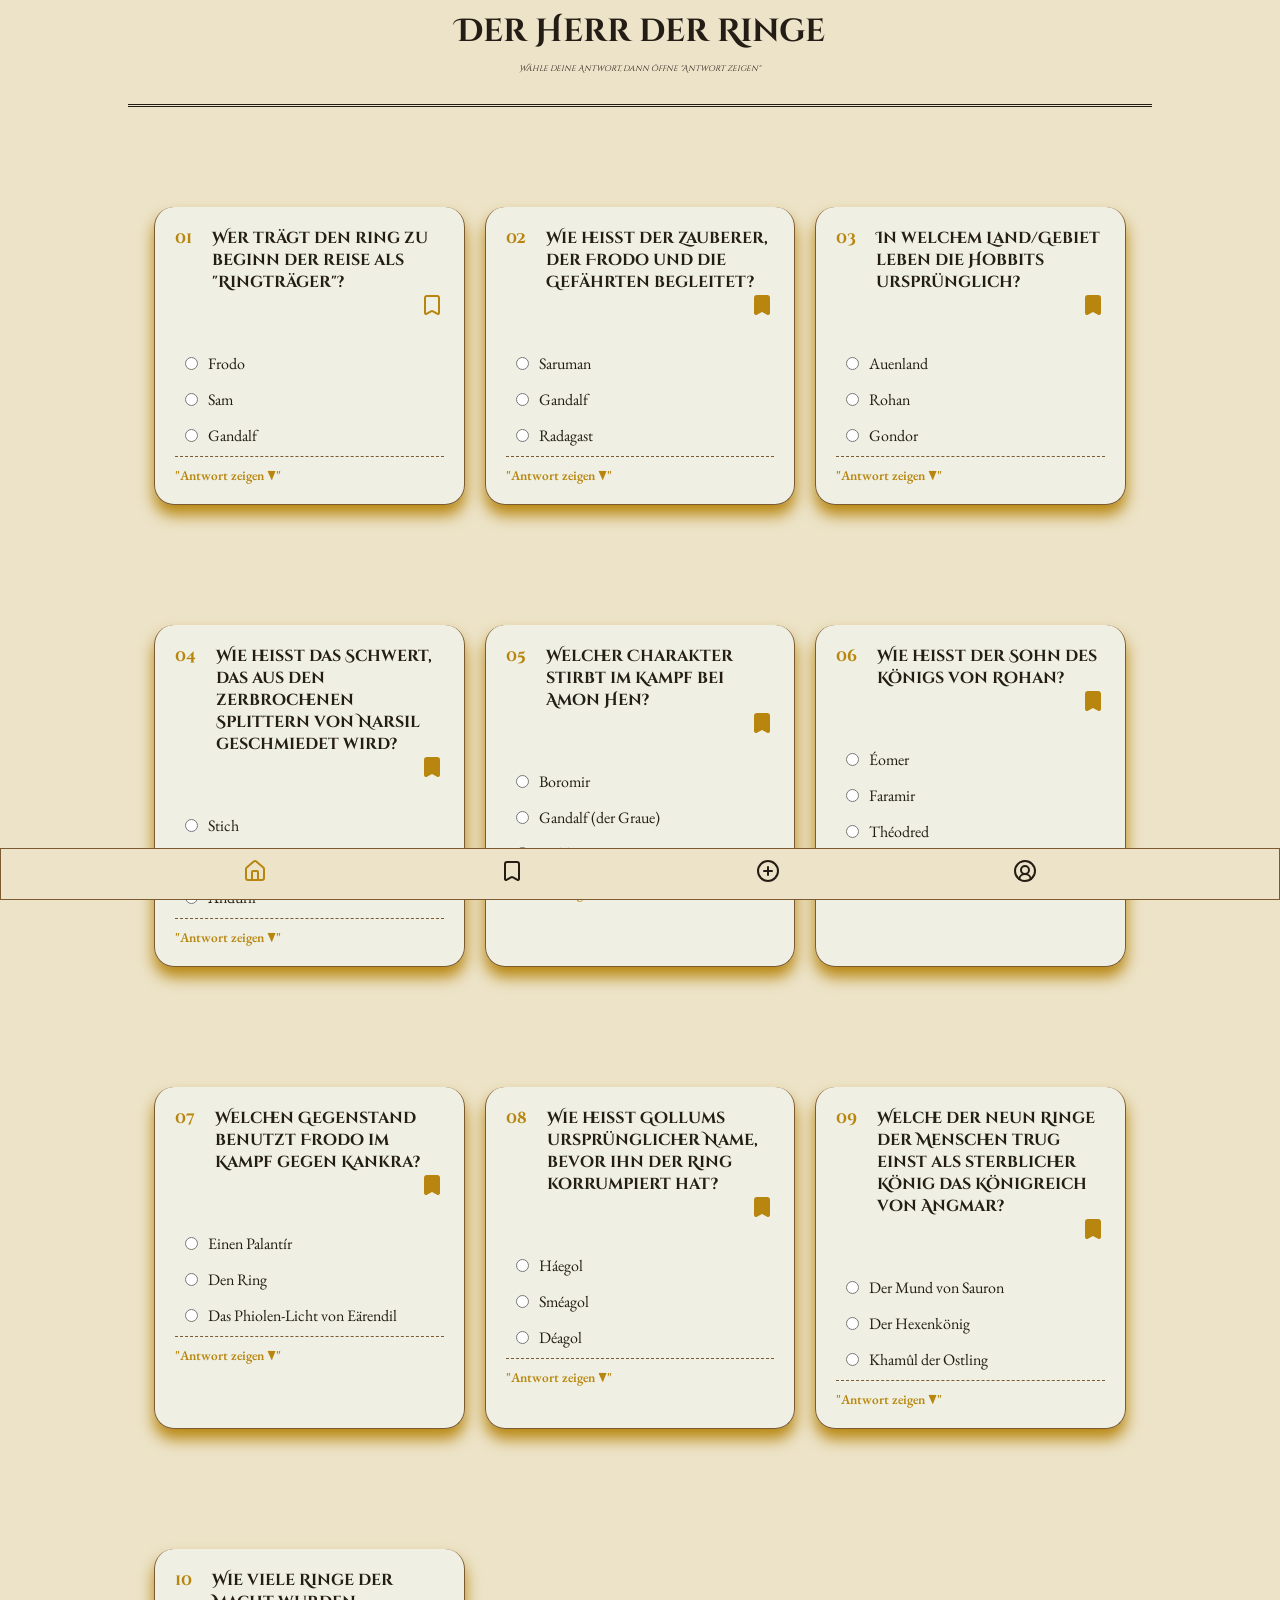
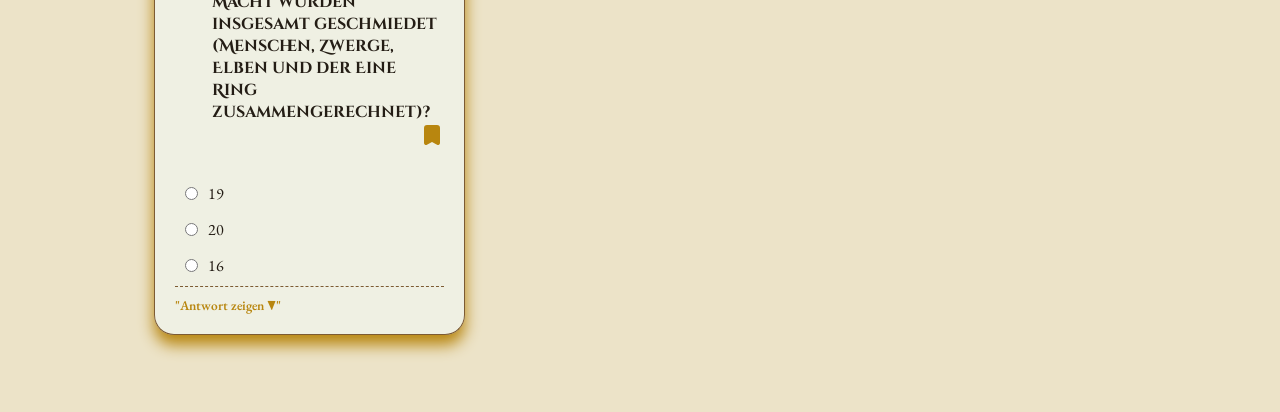
<file: index.html>
<!doctype html>
<html lang="de">
  <head>
    <meta charset="UTF-8" />
    <meta name="viewport" content="width=device-width, initial-scale=1.0" />
    <title>Herr der Ringe | Quiz</title>
    <link rel="stylesheet" href="./global.css" />
    <script src="./components/index.js" defer></script>
    <!-- Google Font -->
    <link
      href="https://fonts.googleapis.com/css2?family=Cinzel+Decorative:wght@700;900&display=swap"
      rel="stylesheet"
    />
    <link
      href="https://fonts.googleapis.com/css2?family=EB+Garamond:ital,wght@0,400;0,500;0,700;1,400&display=swap"
      rel="stylesheet"
    />
  </head>
  <body>
    <main>
      <header class="header">
        <h1 class="headline">Der Herr der Ringe</h1>
        <p class="subheader">
          Wähle deine Antwort, dann öffne "Antwort zeigen"
        </p>
      </header>

      <article class="quiz-cards">
        <section class="single-card">
          <section class="card-headline">
            <p class="question-no">01</p>
            <p class="question">
              Wer trägt den ring zu beginn der reise als "Ringträger"?
            </p>
          </section>
          <a href="#" class="book-button" data-js="bookmark-button"
            ><svg
              data-js="bookmark-img"
              xmlns="http://www.w3.org/2000/svg"
              width="24"
              height="24"
              viewBox="0 0 24 24"
              fill="none"
              stroke="currentColor"
              stroke-width="2"
              stroke-linecap="round"
              stroke-linejoin="round"
            >
              <path
                d="M17 3a2 2 0 0 1 2 2v15a1 1 0 0 1-1.496.868l-4.512-2.578a2 2 0 0 0-1.984 0l-4.512 2.578A1 1 0 0 1 5 20V5a2 2 0 0 1 2-2z"
              />
            </svg>
          </a>
          <ul class="answers">
            <li class="all-choices">
              <input name="choice1" class="radio-button" type="radio" /><span
                class="answer-choices"
                >Frodo</span
              >
            </li>
            <li class="all-choices">
              <input name="choice1" class="radio-button" type="radio" /><span
                class="answer-choices"
                >Sam</span
              >
            </li>
            <li class="all-choices">
              <input name="choice1" class="radio-button" type="radio" /><span
                class="answer-choices"
                >Gandalf</span
              >
            </li>
          </ul>

          <button
            aria-label="antwort zeigen"
            class="answer-button"
            data-js="answer-button1"
          >
            <p data-js="show-answer">"Antwort zeigen ▼"</p>
          </button>
          <p class="hidden" data-js="hidden">
            Frodo Beutlin übernimmt den Ring von Bilbo und macht sich auf den
            Weg nach Mordor.
          </p>
        </section>

        <!-- New Card Starts here!!!!-->

        <section class="single-card">
          <section class="card-headline">
            <p class="question-no">02</p>
            <p class="question">
              Wie heißt der Zauberer, der Frodo und die Gefährten begleitet?
            </p>
          </section>
          <a href="bookmark.html" class="book-button"
            ><svg
              class="bookmark-icon"
              xmlns="http://www.w3.org/2000/svg"
              width="24"
              height="24"
              viewBox="0 0 24 24"
              fill="none"
              stroke="currentColor"
              stroke-width="2"
              stroke-linecap="round"
              stroke-linejoin="round"
            >
              <path
                d="M17 3a2 2 0 0 1 2 2v15a1 1 0 0 1-1.496.868l-4.512-2.578a2 2 0 0 0-1.984 0l-4.512 2.578A1 1 0 0 1 5 20V5a2 2 0 0 1 2-2z"
              />
            </svg>
          </a>
          <ul class="answers">
            <li class="all-choices">
              <input name="choice2" class="radio-button" type="radio" />
              <span class="answer-choices">Saruman</span>
            </li>
            <li class="all-choices">
              <input name="choice2" class="radio-button" type="radio" />
              <span class="answer-choices">Gandalf</span>
            </li>
            <li class="all-choices">
              <input name="choice2" class="radio-button" type="radio" />
              <span class="answer-choices">Radagast</span>
            </li>
          </ul>

          <button
            aria-label="antwort zeigen"
            class="answer-button"
            id="showAnswer2"
          >
            "Antwort zeigen ▼"
          </button>
          <p id="answer-2" class="hidden">
            Gandalf der Graue (später Gandalf der Weiße) begleitet die Gefährten
            von Anfang an und opfert sich in den Minen von Moria, um sie vor dem
            Balrog zu retten.
          </p>
        </section>

        <!-- New Card Starts here!!!!-->

        <section class="single-card">
          <section class="card-headline">
            <p class="question-no">03</p>
            <p class="question">
              In welchem Land/Gebiet leben die Hobbits ursprünglich?
            </p>
          </section>
          <a href="bookmark.html" class="book-button"
            ><svg
              class="bookmark-icon"
              xmlns="http://www.w3.org/2000/svg"
              width="24"
              height="24"
              viewBox="0 0 24 24"
              fill="none"
              stroke="currentColor"
              stroke-width="2"
              stroke-linecap="round"
              stroke-linejoin="round"
            >
              <path
                d="M17 3a2 2 0 0 1 2 2v15a1 1 0 0 1-1.496.868l-4.512-2.578a2 2 0 0 0-1.984 0l-4.512 2.578A1 1 0 0 1 5 20V5a2 2 0 0 1 2-2z"
              />
            </svg>
          </a>
          <ul class="answers">
            <li class="all-choices">
              <input name="choice3" class="radio-button" type="radio" />
              <span class="answer-choices">Auenland</span>
            </li>
            <li class="all-choices">
              <input name="choice3" class="radio-button" type="radio" />
              <span class="answer-choices">Rohan</span>
            </li>
            <li class="all-choices">
              <input name="choice3" class="radio-button" type="radio" />
              <span class="answer-choices">Gondor</span>
            </li>
          </ul>

          <button
            aria-label="antwort zeigen"
            class="answer-button"
            id="showAnswer3"
          >
            "Antwort zeigen ▼"
          </button>
          <p id="answer-3" class="hidden">
            Das Auenland ist die friedliche Heimat der Hobbits.
          </p>
        </section>

        <!-- New Card Starts here!!!!-->

        <section class="single-card">
          <section class="card-headline">
            <p class="question-no">04</p>
            <p class="question">
              Wie heißt das Schwert, das aus den zerbrochenen Splittern von
              Narsil geschmiedet wird?
            </p>
          </section>
          <a href="bookmark.html" class="book-button"
            ><svg
              class="bookmark-icon"
              xmlns="http://www.w3.org/2000/svg"
              width="24"
              height="24"
              viewBox="0 0 24 24"
              fill="none"
              stroke="currentColor"
              stroke-width="2"
              stroke-linecap="round"
              stroke-linejoin="round"
            >
              <path
                d="M17 3a2 2 0 0 1 2 2v15a1 1 0 0 1-1.496.868l-4.512-2.578a2 2 0 0 0-1.984 0l-4.512 2.578A1 1 0 0 1 5 20V5a2 2 0 0 1 2-2z"
              />
            </svg>
          </a>
          <ul class="answers">
            <li class="all-choices">
              <input name="choice4" class="radio-button" type="radio" />
              <span class="answer-choices">Stich</span>
            </li>
            <li class="all-choices">
              <input name="choic4e" class="radio-button" type="radio" />
              <span class="answer-choices">Glamdring</span>
            </li>
            <li class="all-choices">
              <input name="choice4" class="radio-button" type="radio" />
              <span class="answer-choices">Andúril</span>
            </li>
          </ul>

          <button
            aria-label="antwort zeigen"
            class="answer-button"
            id="showAnswer4"
          >
            "Antwort zeigen ▼"
          </button>
          <p id="answer-4" class="hidden">
            Andúril ("Flamme des Westens") wird aus den Bruchstücken von Narsil,
            dem Schwert Isildurs, neu geschmiedet.
          </p>
        </section>

        <!-- New Card Starts here!!!!-->

        <section class="single-card">
          <section class="card-headline">
            <p class="question-no">05</p>
            <p class="question">
              Welcher Charakter stirbt im Kampf bei Amon Hen?
            </p>
          </section>
          <a href="bookmark.html" class="book-button"
            ><svg
              class="bookmark-icon"
              xmlns="http://www.w3.org/2000/svg"
              width="24"
              height="24"
              viewBox="0 0 24 24"
              fill="none"
              stroke="currentColor"
              stroke-width="2"
              stroke-linecap="round"
              stroke-linejoin="round"
            >
              <path
                d="M17 3a2 2 0 0 1 2 2v15a1 1 0 0 1-1.496.868l-4.512-2.578a2 2 0 0 0-1.984 0l-4.512 2.578A1 1 0 0 1 5 20V5a2 2 0 0 1 2-2z"
              />
            </svg>
          </a>
          <ul class="answers">
            <li class="all-choices">
              <input name="choice5" class="radio-button" type="radio" />
              <span class="answer-choices">Boromir</span>
            </li>
            <li class="all-choices">
              <input name="choice5" class="radio-button" type="radio" />
              <span class="answer-choices">Gandalf (der Graue)</span>
            </li>
            <li class="all-choices">
              <input name="choice5" class="radio-button" type="radio" />
              <span class="answer-choices">Haldir</span>
            </li>
          </ul>

          <button
            aria-label="antwort zeigen"
            class="answer-button"
            id="showAnswer5"
          >
            "Antwort zeigen ▼"
          </button>
          <p id="answer-5" class="hidden">
            Boromir, ältester Sohn des Truchsess Denethor II. von Gondor, stirbt
            am Ende von "Die Gefährten" bei Amon Hen nach seinem Versuch, Frodo
            den Ring zu entreißen, verteidigt er reuevoll Merry und Pippin gegen
            Uruk-hai, bevor er tödlich verwundet wird.
          </p>
        </section>

        <!-- New Card Starts here!!!!-->

        <section class="single-card">
          <section class="card-headline">
            <p class="question-no">06</p>
            <p class="question">Wie heißt der Sohn des Königs von Rohan?</p>
          </section>
          <a href="bookmark.html" class="book-button"
            ><svg
              class="bookmark-icon"
              xmlns="http://www.w3.org/2000/svg"
              width="24"
              height="24"
              viewBox="0 0 24 24"
              fill="none"
              stroke="currentColor"
              stroke-width="2"
              stroke-linecap="round"
              stroke-linejoin="round"
            >
              <path
                d="M17 3a2 2 0 0 1 2 2v15a1 1 0 0 1-1.496.868l-4.512-2.578a2 2 0 0 0-1.984 0l-4.512 2.578A1 1 0 0 1 5 20V5a2 2 0 0 1 2-2z"
              />
            </svg>
          </a>
          <ul class="answers">
            <li class="all-choices">
              <input name="choice6" class="radio-button" type="radio" />
              <span class="answer-choices">Éomer</span>
            </li>
            <li class="all-choices">
              <input name="choice6" class="radio-button" type="radio" />
              <span class="answer-choices">Faramir</span>
            </li>
            <li class="all-choices">
              <input name="choice6" class="radio-button" type="radio" />
              <span class="answer-choices">Théodred</span>
            </li>
          </ul>

          <button
            aria-label="antwort zeigen"
            class="answer-button"
            id="showAnswer6"
          >
            "Antwort zeigen ▼"
          </button>
          <p id="answer-6" class="hidden">
            Théodred ist der Sohn König Théodens von Rohan und dessen
            designierter Thronfolger; er wird zu Beginn der Handlung bei einem
            Angriff der Uruk-hai bei den Furten des Isen tödlich verwundet und
            stirbt kurz darauf.
          </p>
        </section>

        <!-- New Card Starts here!!!!-->

        <section class="single-card">
          <section class="card-headline">
            <p class="question-no">07</p>
            <p class="question">
              Welchen Gegenstand benutzt Frodo im Kampf gegen Kankra?
            </p>
          </section>
          <a href="bookmark.html" class="book-button"
            ><svg
              class="bookmark-icon"
              xmlns="http://www.w3.org/2000/svg"
              width="24"
              height="24"
              viewBox="0 0 24 24"
              fill="none"
              stroke="currentColor"
              stroke-width="2"
              stroke-linecap="round"
              stroke-linejoin="round"
            >
              <path
                d="M17 3a2 2 0 0 1 2 2v15a1 1 0 0 1-1.496.868l-4.512-2.578a2 2 0 0 0-1.984 0l-4.512 2.578A1 1 0 0 1 5 20V5a2 2 0 0 1 2-2z"
              />
            </svg>
          </a>
          <ul class="answers">
            <li class="all-choices">
              <input name="choice7" class="radio-button" type="radio" />
              <span class="answer-choices">Einen Palantír</span>
            </li>
            <li class="all-choices">
              <input name="choice7" class="radio-button" type="radio" />
              <span class="answer-choices">Den Ring</span>
            </li>
            <li class="all-choices">
              <input name="choice7" class="radio-button" type="radio" />
              <span class="answer-choices">Das Phiolen-Licht von Eärendil</span>
            </li>
          </ul>

          <button
            aria-label="antwort zeigen"
            class="answer-button"
            id="showAnswer7"
          >
            "Antwort zeigen ▼"
          </button>
          <p id="answer-7" class="hidden">
            Galadriel schenkt Frodo eine Phiole mit dem Licht des Sterns von
            Eärendil — es rettet ihn in Kankras Höhle..
          </p>
        </section>

        <!-- New Card Starts here!!!!-->

        <section class="single-card">
          <section class="card-headline">
            <p class="question-no">08</p>
            <p class="question">
              Wie heißt Gollums ursprünglicher Name, bevor ihn der Ring
              korrumpiert hat?
            </p>
          </section>
          <a href="bookmark.html" class="book-button"
            ><svg
              class="bookmark-icon"
              xmlns="http://www.w3.org/2000/svg"
              width="24"
              height="24"
              viewBox="0 0 24 24"
              fill="none"
              stroke="currentColor"
              stroke-width="2"
              stroke-linecap="round"
              stroke-linejoin="round"
            >
              <path
                d="M17 3a2 2 0 0 1 2 2v15a1 1 0 0 1-1.496.868l-4.512-2.578a2 2 0 0 0-1.984 0l-4.512 2.578A1 1 0 0 1 5 20V5a2 2 0 0 1 2-2z"
              />
            </svg>
          </a>
          <ul class="answers">
            <li class="all-choices">
              <input name="choice8" class="radio-button" type="radio" />
              <span class="answer-choices">Háegol</span>
            </li>
            <li class="all-choices">
              <input name="choice8" class="radio-button" type="radio" />
              <span class="answer-choices">Sméagol</span>
            </li>
            <li class="all-choices">
              <input name="choice8" class="radio-button" type="radio" />
              <span class="answer-choices">Déagol</span>
            </li>
          </ul>

          <button
            aria-label="antwort zeigen"
            class="answer-button"
            id="showAnswer8"
          >
            "Antwort zeigen ▼"
          </button>
          <p id="answer-8" class="hidden">
            Sméagol war ein Hobbit-ähnliches Wesen (Stoor), bevor ihn der Ring
            über Jahrhunderte zu Gollum verformte. Déagol war der Freund, den er
            für den Ring ermordete..
          </p>
        </section>

        <!-- New Card Starts here!!!!-->

        <section class="single-card">
          <section class="card-headline">
            <p class="question-no">09</p>
            <p class="question">
              Welche der neun Ringe der Menschen trug einst als sterblicher
              König das Königreich von Angmar?
            </p>
          </section>
          <a href="bookmark.html" class="book-button"
            ><svg
              class="bookmark-icon"
              xmlns="http://www.w3.org/2000/svg"
              width="24"
              height="24"
              viewBox="0 0 24 24"
              fill="none"
              stroke="currentColor"
              stroke-width="2"
              stroke-linecap="round"
              stroke-linejoin="round"
            >
              <path
                d="M17 3a2 2 0 0 1 2 2v15a1 1 0 0 1-1.496.868l-4.512-2.578a2 2 0 0 0-1.984 0l-4.512 2.578A1 1 0 0 1 5 20V5a2 2 0 0 1 2-2z"
              />
            </svg>
          </a>
          <ul class="answers">
            <li class="all-choices">
              <input name="choice9" class="radio-button" type="radio" />
              <span class="answer-choices">Der Mund von Sauron</span>
            </li>
            <li class="all-choices">
              <input name="choice9" class="radio-button" type="radio" />
              <span class="answer-choices">Der Hexenkönig</span>
            </li>
            <li class="all-choices">
              <input name="choice9" class="radio-button" type="radio" />
              <span class="answer-choices">Khamûl der Ostling</span>
            </li>
          </ul>

          <button
            aria-label="antwort zeigen"
            class="answer-button"
            id="showAnswer9"
          >
            "Antwort zeigen ▼"
          </button>
          <p id="answer-9" class="hidden">
            Der Hexenkönig von Angmar ist der Anführer der Nazgûl und einer von
            zwei, dessen früherer Name/Titel überliefert ist — er wird später
            von Éowyn und Merry auf den Pelennor-Feldern besiegt.
          </p>
        </section>

        <!-- New Card Starts here!!!!-->

        <section class="single-card">
          <section class="card-headline">
            <p class="question-no">10</p>
            <p class="question">
              Wie viele Ringe der Macht wurden insgesamt geschmiedet (Menschen,
              Zwerge, Elben und der Eine Ring zusammengerechnet)?
            </p>
          </section>
          <a href="bookmark.html" class="book-button"
            ><svg
              class="bookmark-icon"
              xmlns="http://www.w3.org/2000/svg"
              width="24"
              height="24"
              viewBox="0 0 24 24"
              fill="none"
              stroke="currentColor"
              stroke-width="2"
              stroke-linecap="round"
              stroke-linejoin="round"
            >
              <path
                d="M17 3a2 2 0 0 1 2 2v15a1 1 0 0 1-1.496.868l-4.512-2.578a2 2 0 0 0-1.984 0l-4.512 2.578A1 1 0 0 1 5 20V5a2 2 0 0 1 2-2z"
              />
            </svg>
          </a>
          <ul class="answers">
            <li class="all-choices">
              <input name="choice10" class="radio-button" type="radio" />
              <span class="answer-choices">19</span>
            </li>
            <li class="all-choices">
              <input name="choice10" class="radio-button" type="radio" />
              <span class="answer-choices">20</span>
            </li>
            <li class="all-choices">
              <input name="choice10" class="radio-button" type="radio" />
              <span class="answer-choices">16</span>
            </li>
          </ul>

          <button
            aria-label="antwort zeigen"
            class="answer-button"
            id="showAnswer10"
          >
            "Antwort zeigen ▼"
          </button>
          <p id="answer-10" class="hidden">
            3 Ringe für die Elbenkönige, 7 für die Zwergenherrscher, 9 für die
            Menschen, plus der Eine Ring von Sauron = insgesamt 20 Ringe.
          </p>
        </section>
      </article>
    </main>
    <footer class="navbar">
      <a href="index.html" class="active"
        ><svg
          class="nav-buttons"
          xmlns="http://www.w3.org/2000/svg"
          width="24"
          height="24"
          viewBox="0 0 24 24"
          fill="none"
          stroke="currentColor"
          stroke-width="2"
          stroke-linecap="round"
          stroke-linejoin="round"
        >
          <path d="M15 21v-8a1 1 0 0 0-1-1h-4a1 1 0 0 0-1 1v8" />
          <path
            d="M3 10a2 2 0 0 1 .709-1.528l7-6a2 2 0 0 1 2.582 0l7 6A2 2 0 0 1 21 10v9a2 2 0 0 1-2 2H5a2 2 0 0 1-2-2z"
          />
        </svg>
      </a>
      <a href="bookmark.html"
        ><svg
          class="nav-buttons"
          xmlns="http://www.w3.org/2000/svg"
          width="24"
          height="24"
          viewBox="0 0 24 24"
          fill="none"
          stroke="currentColor"
          stroke-width="2"
          stroke-linecap="round"
          stroke-linejoin="round"
        >
          <path
            d="M17 3a2 2 0 0 1 2 2v15a1 1 0 0 1-1.496.868l-4.512-2.578a2 2 0 0 0-1.984 0l-4.512 2.578A1 1 0 0 1 5 20V5a2 2 0 0 1 2-2z"
          />
        </svg>
      </a><a href="./addQuestion.html">
      <svg class="nav-buttons"
        xmlns="http://www.w3.org/2000/svg"
        width="24"
        height="24"
        viewBox="0 0 24 24"
        fill="none"
        stroke="currentColor"
        stroke-width="2"
        stroke-linecap="round"
        stroke-linejoin="round"
      >
        <circle cx="12" cy="12" r="10" />
        <path d="M8 12h8" />
        <path d="M12 8v8" />
      </svg>
      </a>

      <a href="profile.html"
        ><svg
          class="nav-buttons"
          xmlns="http://www.w3.org/2000/svg"
          width="24"
          height="24"
          viewBox="0 0 24 24"
          fill="none"
          stroke="currentColor"
          stroke-width="2"
          stroke-linecap="round"
          stroke-linejoin="round"
        >
          <path d="M17.925 20.056a6 6 0 0 0-11.851.001" />
          <circle cx="12" cy="11" r="4" />
          <circle cx="12" cy="12" r="10" />
        </svg>
      </a>
    </footer>
  </body>
</html>
</file>
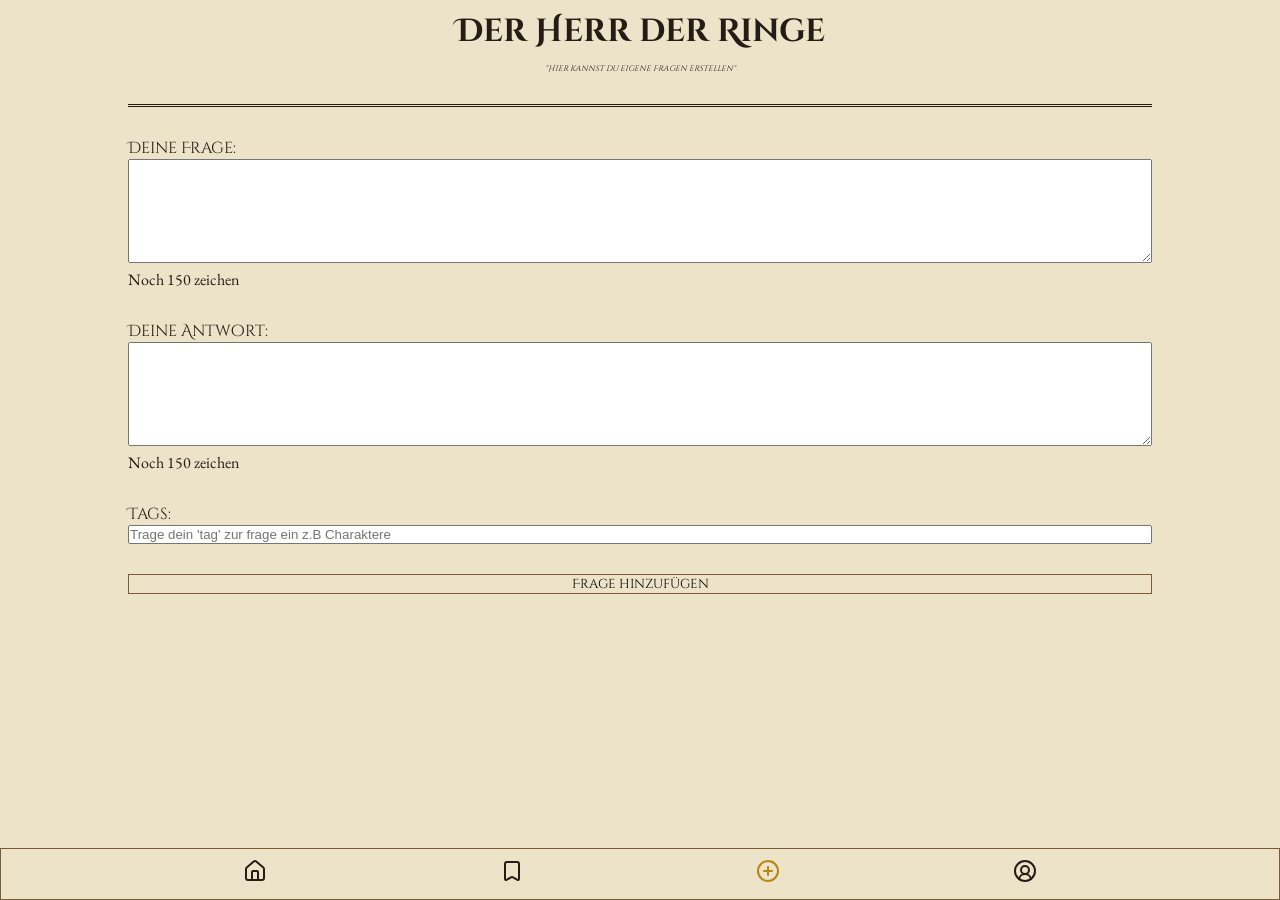
<file: addQuestion.html>
<!doctype html>
<html lang="de">
  <head>
    <meta charset="UTF-8" />
    <meta name="viewport" content="width=device-width, initial-scale=1.0" />
    <title>Herr der Ringe | Quiz</title>
    <link rel="stylesheet" href="./global.css" />
    <script src="./components/addQuestion.js" defer></script>
    <!-- Google Font -->
    <link
      href="https://fonts.googleapis.com/css2?family=Cinzel+Decorative:wght@700;900&display=swap"
      rel="stylesheet"
    />
    <link
      href="https://fonts.googleapis.com/css2?family=EB+Garamond:ital,wght@0,400;0,500;0,700;1,400&display=swap"
      rel="stylesheet"
    />
  </head>
  <body>
    <main>
      <header class="header">
        <h1 class="headline">Der Herr der Ringe</h1>
        <p class="subheader">"Hier kannst du eigene Fragen erstellen"</p>
      </header>

      <form class="all-form" data-js="form">
        <article class="question-text">
          <p>Deine Frage:</p>

          <textarea class="text-area" data-js="question" rows="6" maxlength="150"> </textarea>
          <p class="text-area" data-js="letters-left-question">Noch 150 zeichen</p>
        </article>

        <article class="answer-text">
          <p>Deine Antwort:</p>

          <textarea class="text-area" data-js="answer" rows="6" maxlength="150"> </textarea>
          <p class="text-area" data-js="letters-left-answer">Noch 150 zeichen</p>
        </article>

        <article class="tags-section">
          <label for="tags">Tags:</label>
          <input
            type="text"
            class="tags"
            name="tag"
            data-js="tags"
            placeholder="Trage dein 'tag' zur frage ein z.B Charaktere"
          />
        </article>

        <article class="submit-area">
          <button type="submit" class="submit-button" data-js="submit-button">Frage hinzufügen</button>
        </article>
      </form>

      <article class="quiz-cards">
        
      </article>
    </main>

    <footer class="navbar">
      <a href="index.html"
        ><svg
          class="nav-buttons"
          xmlns="http://www.w3.org/2000/svg"
          width="24"
          height="24"
          viewBox="0 0 24 24"
          fill="none"
          stroke="currentColor"
          stroke-width="2"
          stroke-linecap="round"
          stroke-linejoin="round"
        >
          <path d="M15 21v-8a1 1 0 0 0-1-1h-4a1 1 0 0 0-1 1v8" />
          <path
            d="M3 10a2 2 0 0 1 .709-1.528l7-6a2 2 0 0 1 2.582 0l7 6A2 2 0 0 1 21 10v9a2 2 0 0 1-2 2H5a2 2 0 0 1-2-2z"
          />
        </svg>
      </a>
      <a href="bookmark.html"
        ><svg
          class="nav-buttons"
          xmlns="http://www.w3.org/2000/svg"
          width="24"
          height="24"
          viewBox="0 0 24 24"
          fill="none"
          stroke="currentColor"
          stroke-width="2"
          stroke-linecap="round"
          stroke-linejoin="round"
        >
          <path
            d="M17 3a2 2 0 0 1 2 2v15a1 1 0 0 1-1.496.868l-4.512-2.578a2 2 0 0 0-1.984 0l-4.512 2.578A1 1 0 0 1 5 20V5a2 2 0 0 1 2-2z"
          />
        </svg>
      </a>
      <a href="./addQuestion.html" class="active">
        <svg
          class="nav-buttons"
          xmlns="http://www.w3.org/2000/svg"
          width="24"
          height="24"
          viewBox="0 0 24 24"
          fill="none"
          stroke="currentColor"
          stroke-width="2"
          stroke-linecap="round"
          stroke-linejoin="round"
        >
          <circle cx="12" cy="12" r="10" />
          <path d="M8 12h8" />
          <path d="M12 8v8" />
        </svg>
      </a>
      <a href="profile.html"
        ><svg
          class="nav-buttons"
          xmlns="http://www.w3.org/2000/svg"
          width="24"
          height="24"
          viewBox="0 0 24 24"
          fill="none"
          stroke="currentColor"
          stroke-width="2"
          stroke-linecap="round"
          stroke-linejoin="round"
        >
          <path d="M17.925 20.056a6 6 0 0 0-11.851.001" />
          <circle cx="12" cy="11" r="4" />
          <circle cx="12" cy="12" r="10" />
        </svg>
      </a>
    </footer>
  </body>
</html>
</file>
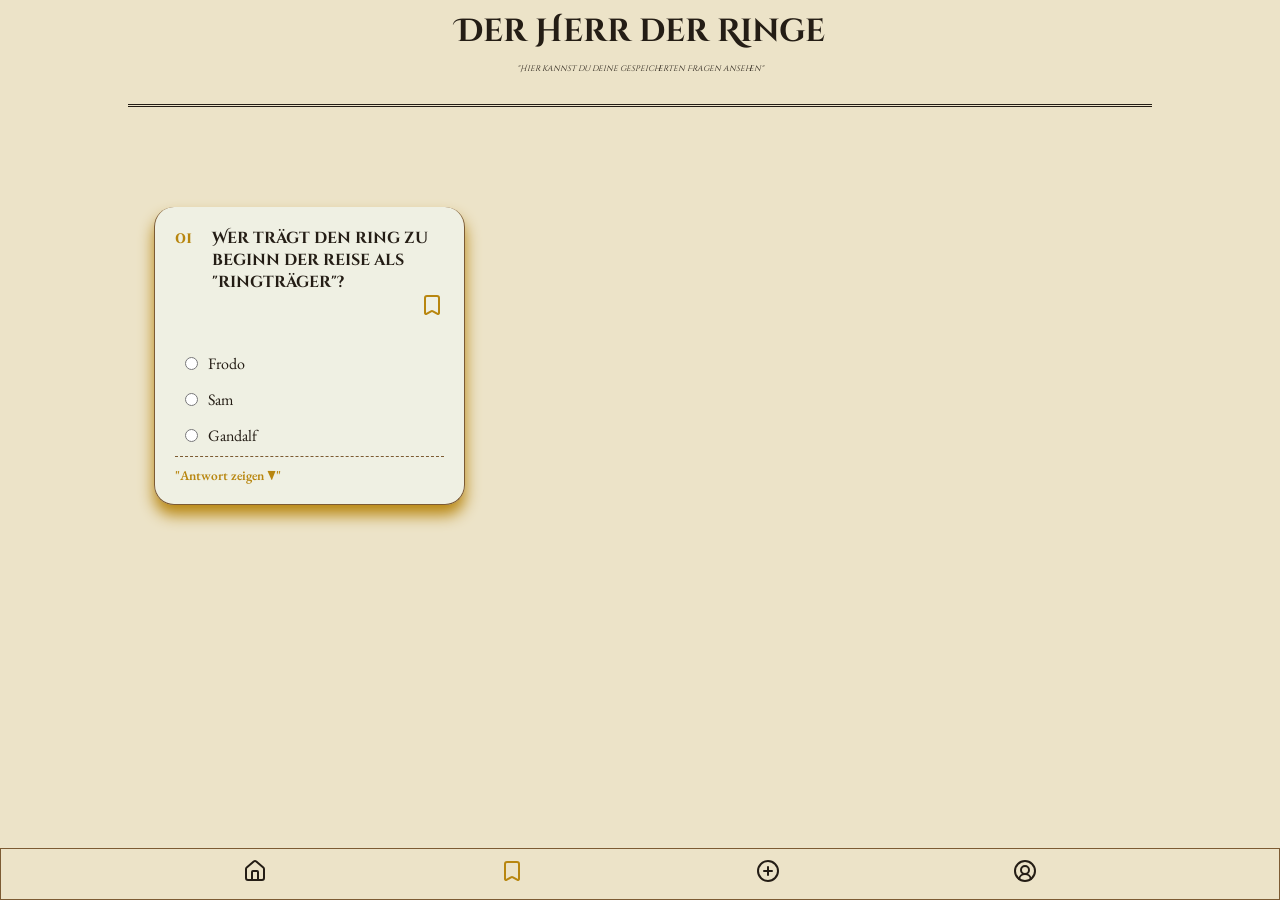
<file: bookmark.html>
<!doctype html>
<html lang="de">
  <head>
    <meta charset="UTF-8" />
    <meta name="viewport" content="width=device-width, initial-scale=1.0" />
    <title>Herr der Ringe | Quiz</title>
    <link rel="stylesheet" href="./global.css" />
    <!-- Google Font -->
    <link
      href="https://fonts.googleapis.com/css2?family=Cinzel+Decorative:wght@700;900&display=swap"
      rel="stylesheet"
    />
    <link
      href="https://fonts.googleapis.com/css2?family=EB+Garamond:ital,wght@0,400;0,500;0,700;1,400&display=swap"
      rel="stylesheet"
    />
  </head>
  <body>
    <main>
      <header class="header">
        <h1 class="headline">Der Herr der Ringe</h1>
        <p class="subheader">
          "Hier kannst du deine gespeicherten Fragen ansehen"
        </p>
      </header>

      <article class="quiz-cards">
        <section class="single-card">
          <section class="card-headline">
            <p class="question-no">01</p>
            <p class="question">
              Wer trägt den ring zu beginn der reise als "ringträger"?
            </p>
          </section>
          <a href="bookmark.html" class="book-button"
            ><svg
              xmlns="http://www.w3.org/2000/svg"
              width="24"
              height="24"
              viewBox="0 0 24 24"
              fill="none"
              stroke="currentColor"
              stroke-width="2"
              stroke-linecap="round"
              stroke-linejoin="round"
            >
              <path
                d="M17 3a2 2 0 0 1 2 2v15a1 1 0 0 1-1.496.868l-4.512-2.578a2 2 0 0 0-1.984 0l-4.512 2.578A1 1 0 0 1 5 20V5a2 2 0 0 1 2-2z"
              />
            </svg>
          </a>
          <ul class="answers">
            <li class="all-choices">
              <input name="choice" class="radio-button" type="radio" /><span
                class="answer-choices"
                >Frodo</span
              >
            </li>
            <li class="all-choices">
              <input name="choice" class="radio-button" type="radio" /><span
                class="answer-choices"
                >Sam</span
              >
            </li>
            <li class="all-choices">
              <input name="choice" class="radio-button" type="radio" /><span
                class="answer-choices"
                >Gandalf</span
              >
            </li>
          </ul>

          <button
            aria-label="antwort zeigen"
            class="answer-button"
            id="showAnswer1"
          >
            "Antwort zeigen ▼"
          </button>
          <p id="answer1" class="hidden">
            Frodo Beutlin übernimmt den Ring von Bilbo und macht sich auf den
            Weg nach Mordor.
          </p>
        </section>
      </article>
    </main>
    <footer class="navbar">
      <a href="index.html"
        ><svg
          class="nav-buttons"
          xmlns="http://www.w3.org/2000/svg"
          width="24"
          height="24"
          viewBox="0 0 24 24"
          fill="none"
          stroke="currentColor"
          stroke-width="2"
          stroke-linecap="round"
          stroke-linejoin="round"
        >
          <path d="M15 21v-8a1 1 0 0 0-1-1h-4a1 1 0 0 0-1 1v8" />
          <path
            d="M3 10a2 2 0 0 1 .709-1.528l7-6a2 2 0 0 1 2.582 0l7 6A2 2 0 0 1 21 10v9a2 2 0 0 1-2 2H5a2 2 0 0 1-2-2z"
          />
        </svg>
      </a>
      <a href="bookmark.html" class="active"
        ><svg
          class="nav-buttons"
          xmlns="http://www.w3.org/2000/svg"
          width="24"
          height="24"
          viewBox="0 0 24 24"
          fill="none"
          stroke="currentColor"
          stroke-width="2"
          stroke-linecap="round"
          stroke-linejoin="round"
        >
          <path
            d="M17 3a2 2 0 0 1 2 2v15a1 1 0 0 1-1.496.868l-4.512-2.578a2 2 0 0 0-1.984 0l-4.512 2.578A1 1 0 0 1 5 20V5a2 2 0 0 1 2-2z"
          />
        </svg>
      </a>
      <a href="./addQuestion.html">
      <svg class="nav-buttons"
        xmlns="http://www.w3.org/2000/svg"
        width="24"
        height="24"
        viewBox="0 0 24 24"
        fill="none"
        stroke="currentColor"
        stroke-width="2"
        stroke-linecap="round"
        stroke-linejoin="round"
        class="lucide lucide-circle-plus-icon lucide-circle-plus"
      >
        <circle cx="12" cy="12" r="10" />
        <path d="M8 12h8" />
        <path d="M12 8v8" />
      </svg>
      </a>

      <a href="profile.html"
        ><svg
          class="nav-buttons"
          xmlns="http://www.w3.org/2000/svg"
          width="24"
          height="24"
          viewBox="0 0 24 24"
          fill="none"
          stroke="currentColor"
          stroke-width="2"
          stroke-linecap="round"
          stroke-linejoin="round"
        >
          <path d="M17.925 20.056a6 6 0 0 0-11.851.001" />
          <circle cx="12" cy="11" r="4" />
          <circle cx="12" cy="12" r="10" />
        </svg>
      </a>
    </footer>
  </body>
</html>
</file>
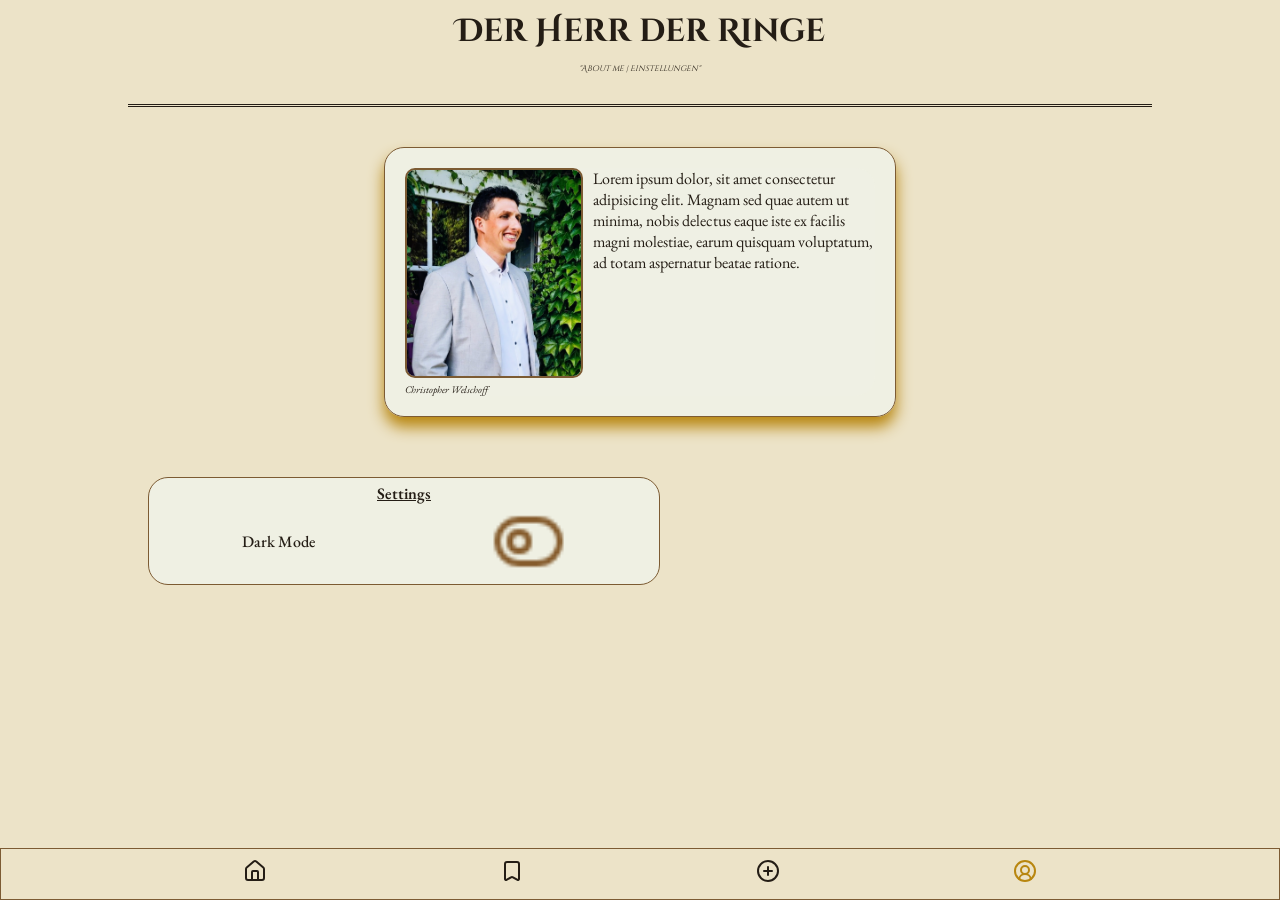
<file: profile.html>
<!doctype html>
<html lang="de">
  <head>
    <meta charset="UTF-8" />
    <meta name="viewport" content="width=device-width, initial-scale=1.0" />
    <title>Herr der Ringe | Quiz</title>
    <link rel="stylesheet" href="./global.css" />
    <script src="./components/darkMode.js" defer></script>
    <!-- Google Font -->
    <link
      href="https://fonts.googleapis.com/css2?family=Cinzel+Decorative:wght@700;900&display=swap"
      rel="stylesheet"
    />
    <link
      href="https://fonts.googleapis.com/css2?family=EB+Garamond:ital,wght@0,400;0,500;0,700;1,400&display=swap"
      rel="stylesheet"
    />
  </head>
  <body>
    <main>
      <header class="header">
        <h1 class="headline">Der Herr der Ringe</h1>
        <p class="subheader">"About me | Einstellungen"</p>
      </header>

      <article class="profile-page">
        <section class="cards-profile">
          <div class="about-me-infos">
            <div class="aboutme-infos -profile">
              <img class="-profile-img" src="./assets/anzug_foto_ich.JPG"  />
              <p class="-name">Christopher Welschoff</p>
            </div>
            <p class="about-me-text">
              Lorem ipsum dolor, sit amet consectetur adipisicing elit. Magnam
              sed quae autem ut minima, nobis delectus eaque iste ex facilis
              magni molestiae, earum quisquam voluptatum, ad totam aspernatur
              beatae ratione.
            </p>
          </div>
        </section>

        <section class="user-infos">
          <div class="info-images"></div>
        </section>

        <section class="settings">
          <p class="setting-header">Settings</p>
          <div class="setting-options">
            <p class="option">Dark Mode</p>
            <img class="switch" src="./assets/toggle-left.png" alt="switch.png" data-js="toggle-light"/>
            
          </div>
        </section>
      </article>
    </main>
    <footer class="navbar">
      <a href="index.html"
        ><svg
          class="nav-buttons"
          xmlns="http://www.w3.org/2000/svg"
          width="24"
          height="24"
          viewBox="0 0 24 24"
          fill="none"
          stroke="currentColor"
          stroke-width="2"
          stroke-linecap="round"
          stroke-linejoin="round"
        >
          <path d="M15 21v-8a1 1 0 0 0-1-1h-4a1 1 0 0 0-1 1v8" />
          <path
            d="M3 10a2 2 0 0 1 .709-1.528l7-6a2 2 0 0 1 2.582 0l7 6A2 2 0 0 1 21 10v9a2 2 0 0 1-2 2H5a2 2 0 0 1-2-2z"
          />
        </svg>
      </a>
      <a href="bookmark.html"
        ><svg
          class="nav-buttons"
          xmlns="http://www.w3.org/2000/svg"
          width="24"
          height="24"
          viewBox="0 0 24 24"
          fill="none"
          stroke="currentColor"
          stroke-width="2"
          stroke-linecap="round"
          stroke-linejoin="round"
        >
          <path
            d="M17 3a2 2 0 0 1 2 2v15a1 1 0 0 1-1.496.868l-4.512-2.578a2 2 0 0 0-1.984 0l-4.512 2.578A1 1 0 0 1 5 20V5a2 2 0 0 1 2-2z"
          />
        </svg>
      </a>
      <a href="./addQuestion.html">
      <svg class="nav-buttons"
        xmlns="http://www.w3.org/2000/svg"
        width="24"
        height="24"
        viewBox="0 0 24 24"
        fill="none"
        stroke="currentColor"
        stroke-width="2"
        stroke-linecap="round"
        stroke-linejoin="round"
      >
        <circle cx="12" cy="12" r="10" />
        <path d="M8 12h8" />
        <path d="M12 8v8" />
      </svg>
      </a>
      <a href="profile.html" class="active"
        ><svg
          class="nav-buttons"
          xmlns="http://www.w3.org/2000/svg"
          width="24"
          height="24"
          viewBox="0 0 24 24"
          fill="none"
          stroke="currentColor"
          stroke-width="2"
          stroke-linecap="round"
          stroke-linejoin="round"
        >
          <path d="M17.925 20.056a6 6 0 0 0-11.851.001" />
          <circle cx="12" cy="11" r="4" />
          <circle cx="12" cy="12" r="10" />
        </svg>
      </a>
    </footer>
  </body>
</html>
</file>
<file: global.css>
@import "./components/title.css";
@import "./components/card.css";
@import "./components/media-queries.css";
@import "./components/profile.css";
@import "./components/navbar.css";
@import "./components/form.css";


*,
*::before,
*::after {
  box-sizing: border-box;
  margin: 0;
  padding: 0;
}

:root {
  --backgorund-main: #ece3c8;
  --background-cards: rgba(240, 241, 228, 0.958);

  --color-maintext: #241d15;
  --color-answer-text: "EB Garamond", serif;
  --border-color: #7c5b33;
  --accent-color: #b8860f;
  --text-StyleHeader: "Cinzel Decorative", serif;
  --font-size: 1rem;
  --card-margin: 10px;
}

body {
  font-family: var(--text-StyleHeader);
  background-color: var(--backgorund-main);
  color: var(--color-maintext);
  min-height: 100vh;
  width: 100%;
  margin: 0 auto;

  display: flex;
  flex-direction: column;
}


main {
  flex: 1;
  width: 80%;
  margin: 0 auto;
}


.dark-mode{
  --backgorund-main: black;
  --background-cards: rgba(19, 20, 25, 0.958);

  --color-maintext: #855b2c;
  --color-answer-text: "EB Garamond", serif;
  --border-color: #7c5b33;
  --accent-color: #b8860f;
  --text-StyleHeader: "Cinzel Decorative", serif;
  --font-size: 1rem;
  --card-margin: 10px;
}
</file>
